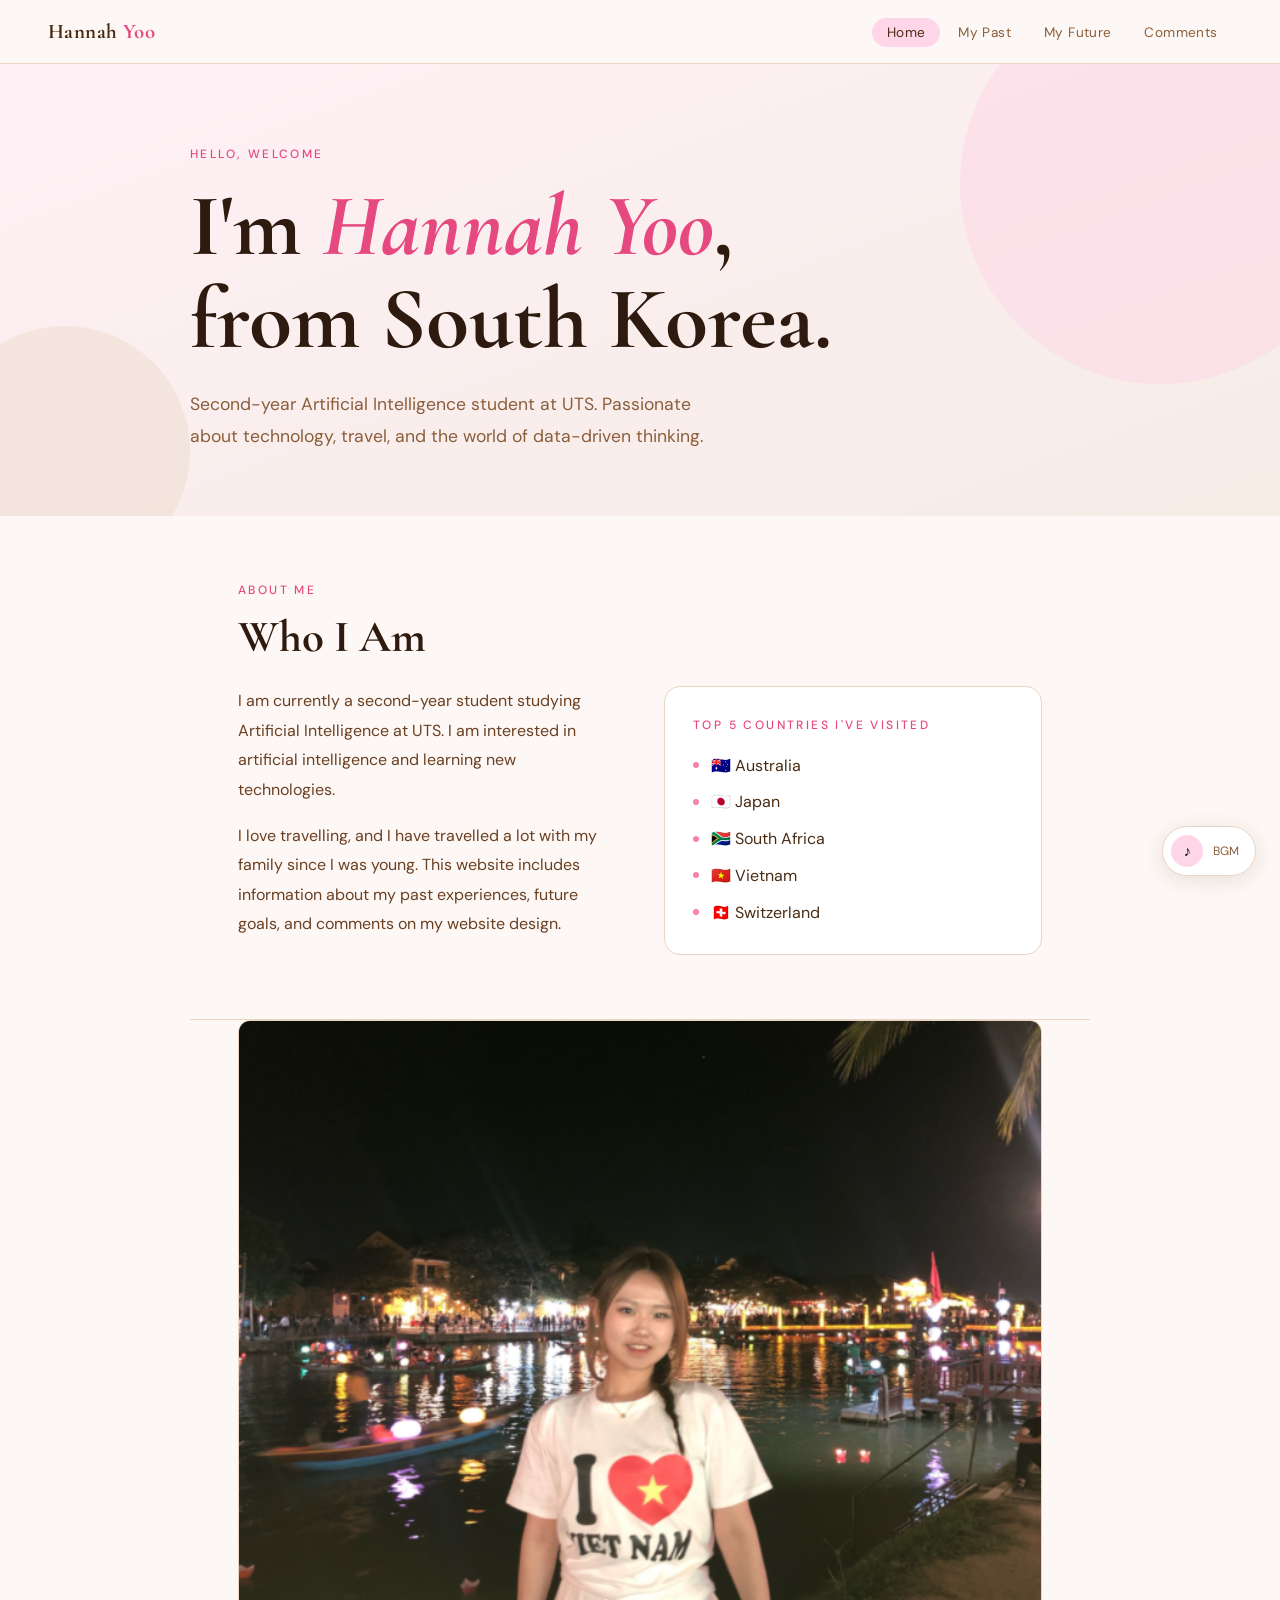
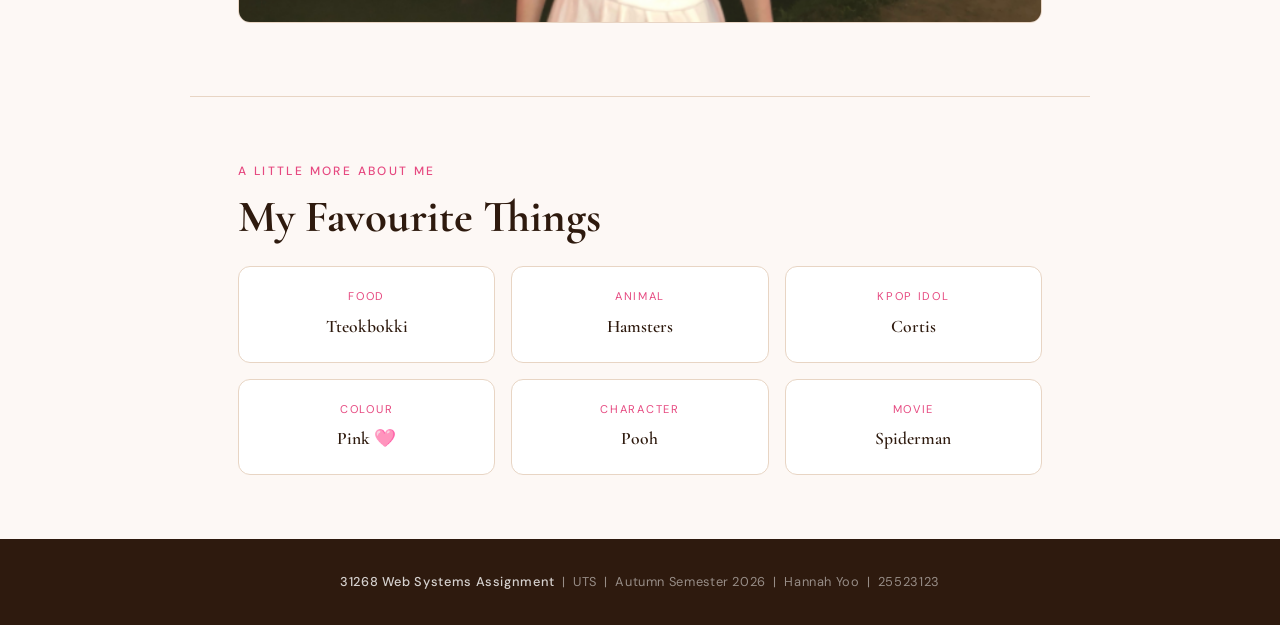
<file: index.html>
<!DOCTYPE html>
<html lang="en">
<head>
  <meta charset="UTF-8">
  <meta name="viewport" content="width=device-width, initial-scale=1.0">
  <title>Hannah Yoo — Home</title>
  <link rel="stylesheet" href="websystems.css">
</head>
<body>

<!-- NAV -->
<nav class="site-nav">
  <a href="index.html" class="nav-brand">Hannah <span>Yoo</span></a>
  <ul class="nav-links">
    <li><a href="index.html" class="active">Home</a></li>
    <li><a href="past.html">My Past</a></li>
    <li><a href="future.html">My Future</a></li>
    <li><a href="comments.html">Comments</a></li>
  </ul>
</nav>

<div class="page-wrapper">

  <!-- HERO -->
  <section class="hero">
    <div class="hero-inner">
      <p class="hero-label">Hello, welcome</p>
      <h1 class="hero-title">I'm <em>Hannah Yoo</em>,<br>from South Korea.</h1>
      <p class="hero-desc">Second-year Artificial Intelligence student at UTS. Passionate about technology, travel, and the world of data-driven thinking.</p>
    </div>
  </section>

  <!-- ABOUT -->
  <div class="section fade-in">
    <p class="section-tag">About Me</p>
    <h2 class="section-title">Who I Am</h2>
    <div class="two-col">
      <div class="section-body">
        <p>I am currently a second-year student studying Artificial Intelligence at UTS. I am interested in artificial intelligence and learning new technologies.</p>
        <p>I love travelling, and I have travelled a lot with my family since I was young. This website includes information about my past experiences, future goals, and comments on my website design.</p>
      </div>
      <div>
        <div class="card">
          <p class="section-tag" style="margin-bottom: 1rem;">Top 5 Countries I've Visited</p>
          <ul class="fancy-list">
            <li>🇦🇺 Australia</li>
            <li>🇯🇵 Japan</li>
            <li>🇿🇦 South Africa</li>
            <li>🇻🇳 Vietnam</li>
            <li>🇨🇭 Switzerland</li>
          </ul>
        </div>
      </div>
    </div>
  </div>

  <!-- TRAVEL IMAGE -->
  <div class="section fade-in" style="padding-top: 0;">
    <img
      src="https://hannahyoo04.github.io/websystems-personal/img1.png"
      alt="A traveling picture"
      class="travel-img"
    >
  </div>

  <!-- FAVOURITES -->
  <div class="section fade-in">
    <p class="section-tag">A Little More About Me</p>
    <h2 class="section-title">My Favourite Things</h2>
    <div class="faves-grid">
      <div class="fave-card">
        <p class="fave-label">Food</p>
        <p class="fave-value">Tteokbokki</p>
      </div>
      <div class="fave-card">
        <p class="fave-label">Animal</p>
        <p class="fave-value">Hamsters</p>
      </div>
      <div class="fave-card">
        <p class="fave-label">Kpop Idol</p>
        <p class="fave-value">Cortis</p>
      </div>
      <div class="fave-card">
        <p class="fave-label">Colour</p>
        <p class="fave-value">Pink 🩷</p>
      </div>
      <div class="fave-card">
        <p class="fave-label">Character</p>
        <p class="fave-value">Pooh</p>
      </div>
      <div class="fave-card">
        <p class="fave-label">Movie</p>
        <p class="fave-value">Spiderman</p>
      </div>
    </div>
  </div>

</div>

<!-- FOOTER -->
<footer class="site-footer">
  <strong>31268 Web Systems Assignment</strong> &nbsp;|&nbsp; UTS &nbsp;|&nbsp; Autumn Semester 2026 &nbsp;|&nbsp; Hannah Yoo &nbsp;|&nbsp; 25523123
</footer>

<!-- BGM -->
<div class="bgm-player" onclick="toggleBgm()">
  <button class="bgm-btn" id="bgmBtn" aria-label="Toggle background music">♪</button>
  <span class="bgm-label" id="bgmLabel">BGM</span>
</div>
<audio id="bgmAudio" loop>
  <source src="https://hannahyoo04.github.io/websystems-personal/bgm.mp3" type="audio/mpeg">
</audio>

<script>
  // fade-in on scroll
  const obs = new IntersectionObserver(entries => {
    entries.forEach(e => { if (e.isIntersecting) e.target.classList.add('visible'); });
  }, { threshold: 0.1 });
  document.querySelectorAll('.fade-in').forEach(el => obs.observe(el));

  // bgm
  let playing = false;
  function toggleBgm() {
    const audio = document.getElementById('bgmAudio');
    const btn = document.getElementById('bgmBtn');
    const label = document.getElementById('bgmLabel');
    if (playing) {
      audio.pause(); btn.textContent = '♪'; label.textContent = 'BGM'; playing = false;
    } else {
      audio.play(); btn.textContent = '■'; label.textContent = 'Playing'; playing = true;
    }
  }
</script>
</body>
</html>
</file>
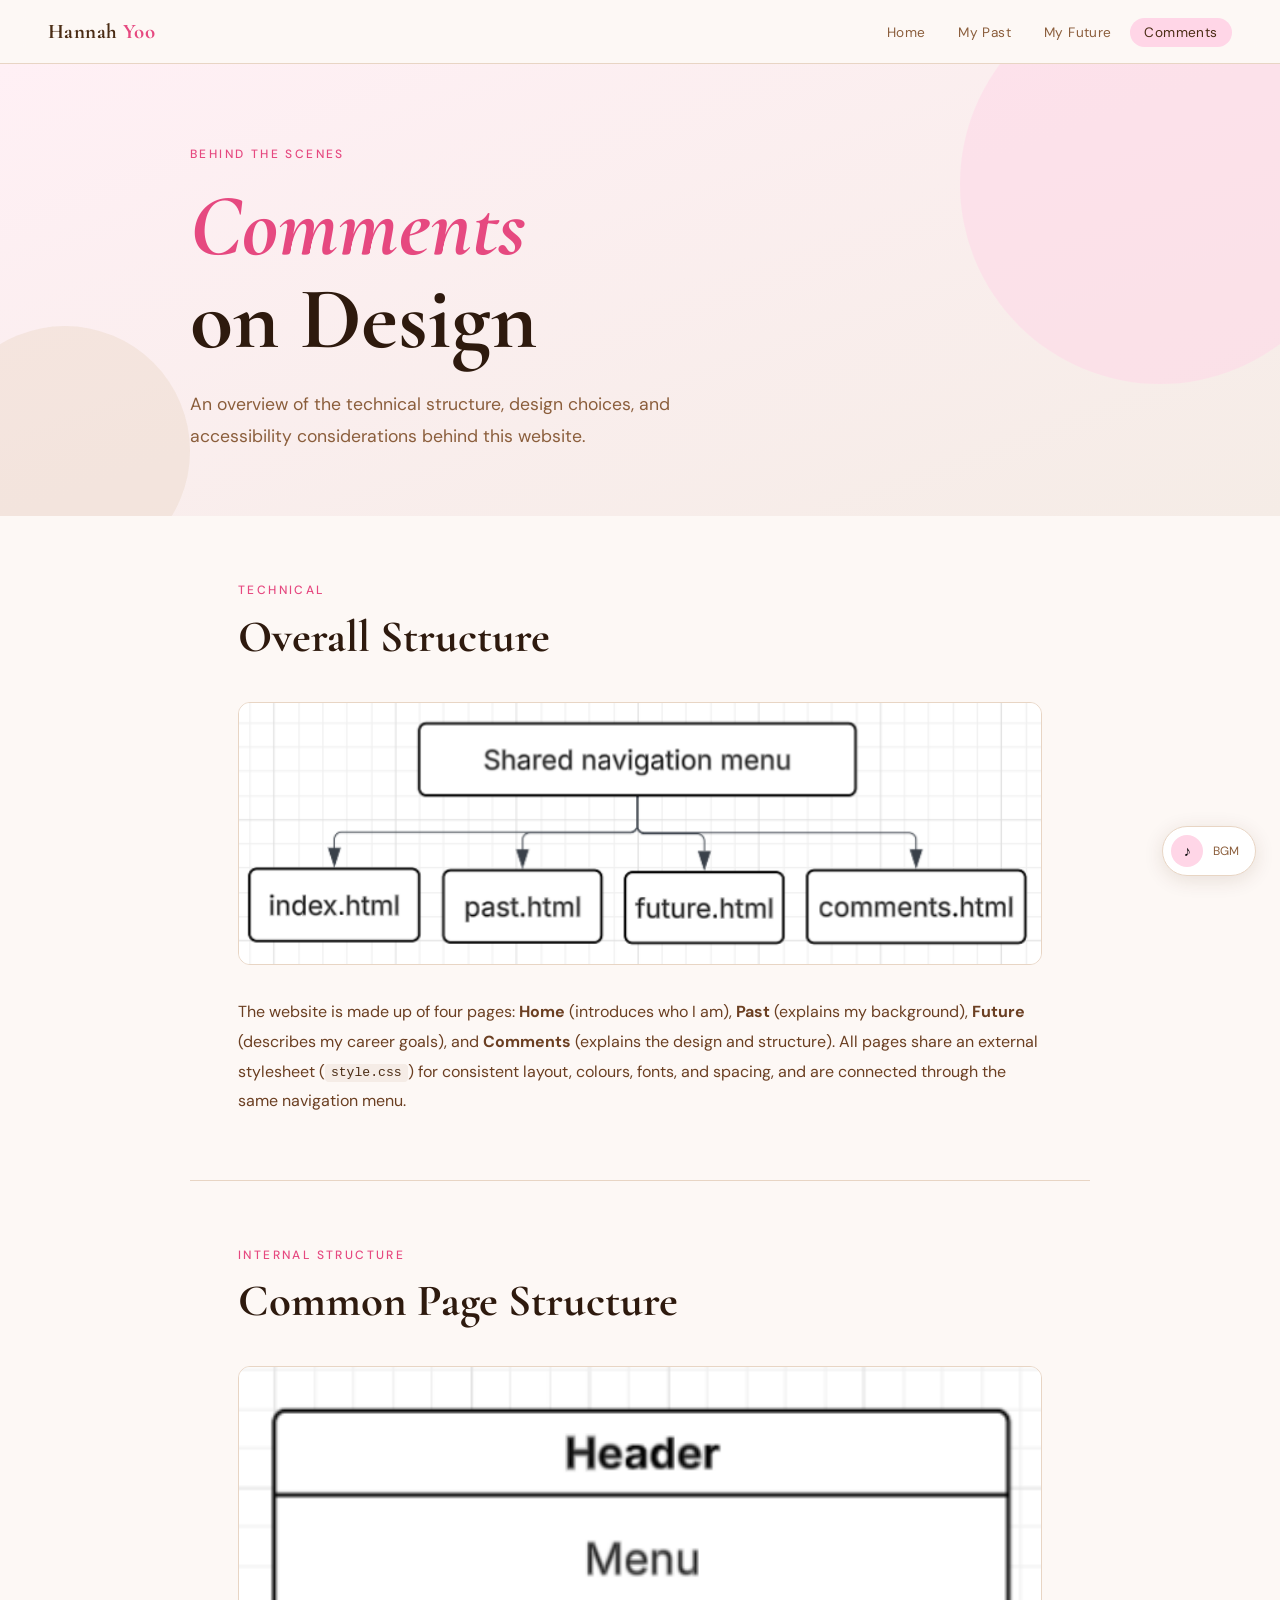
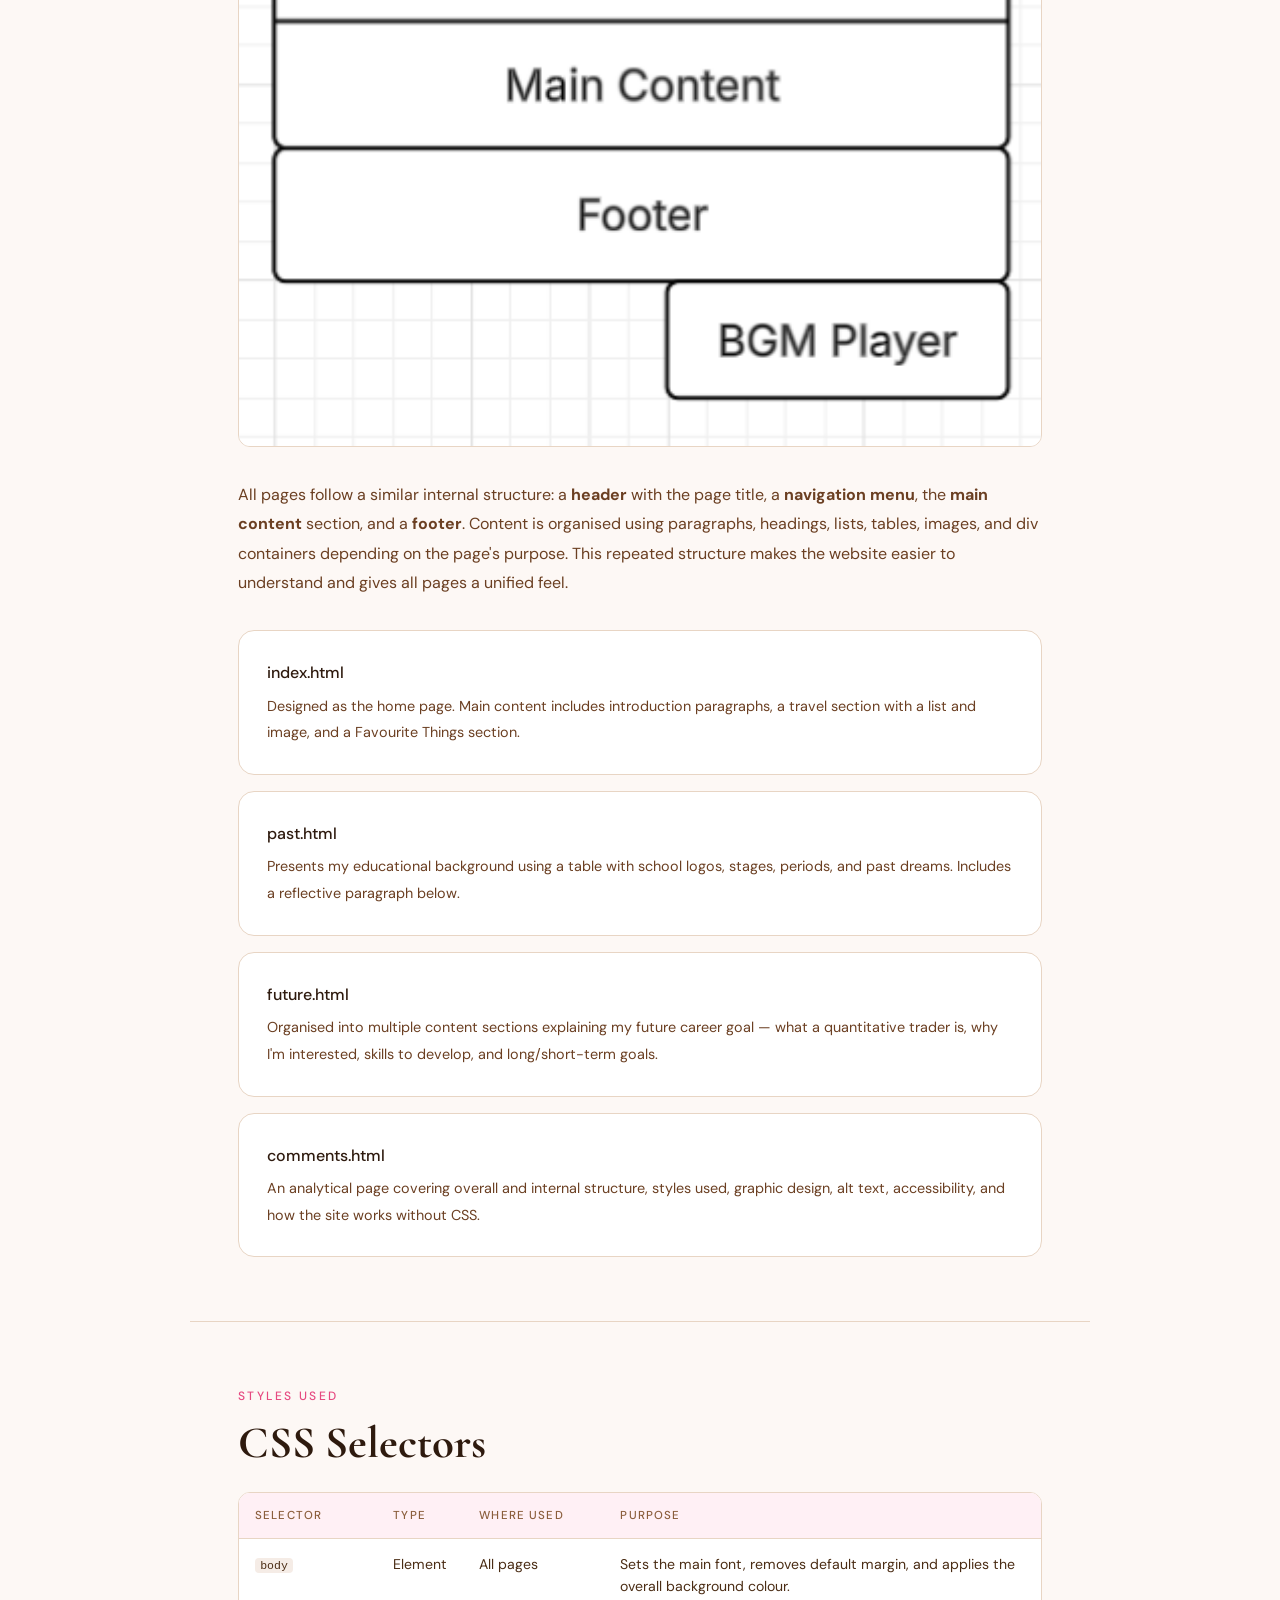
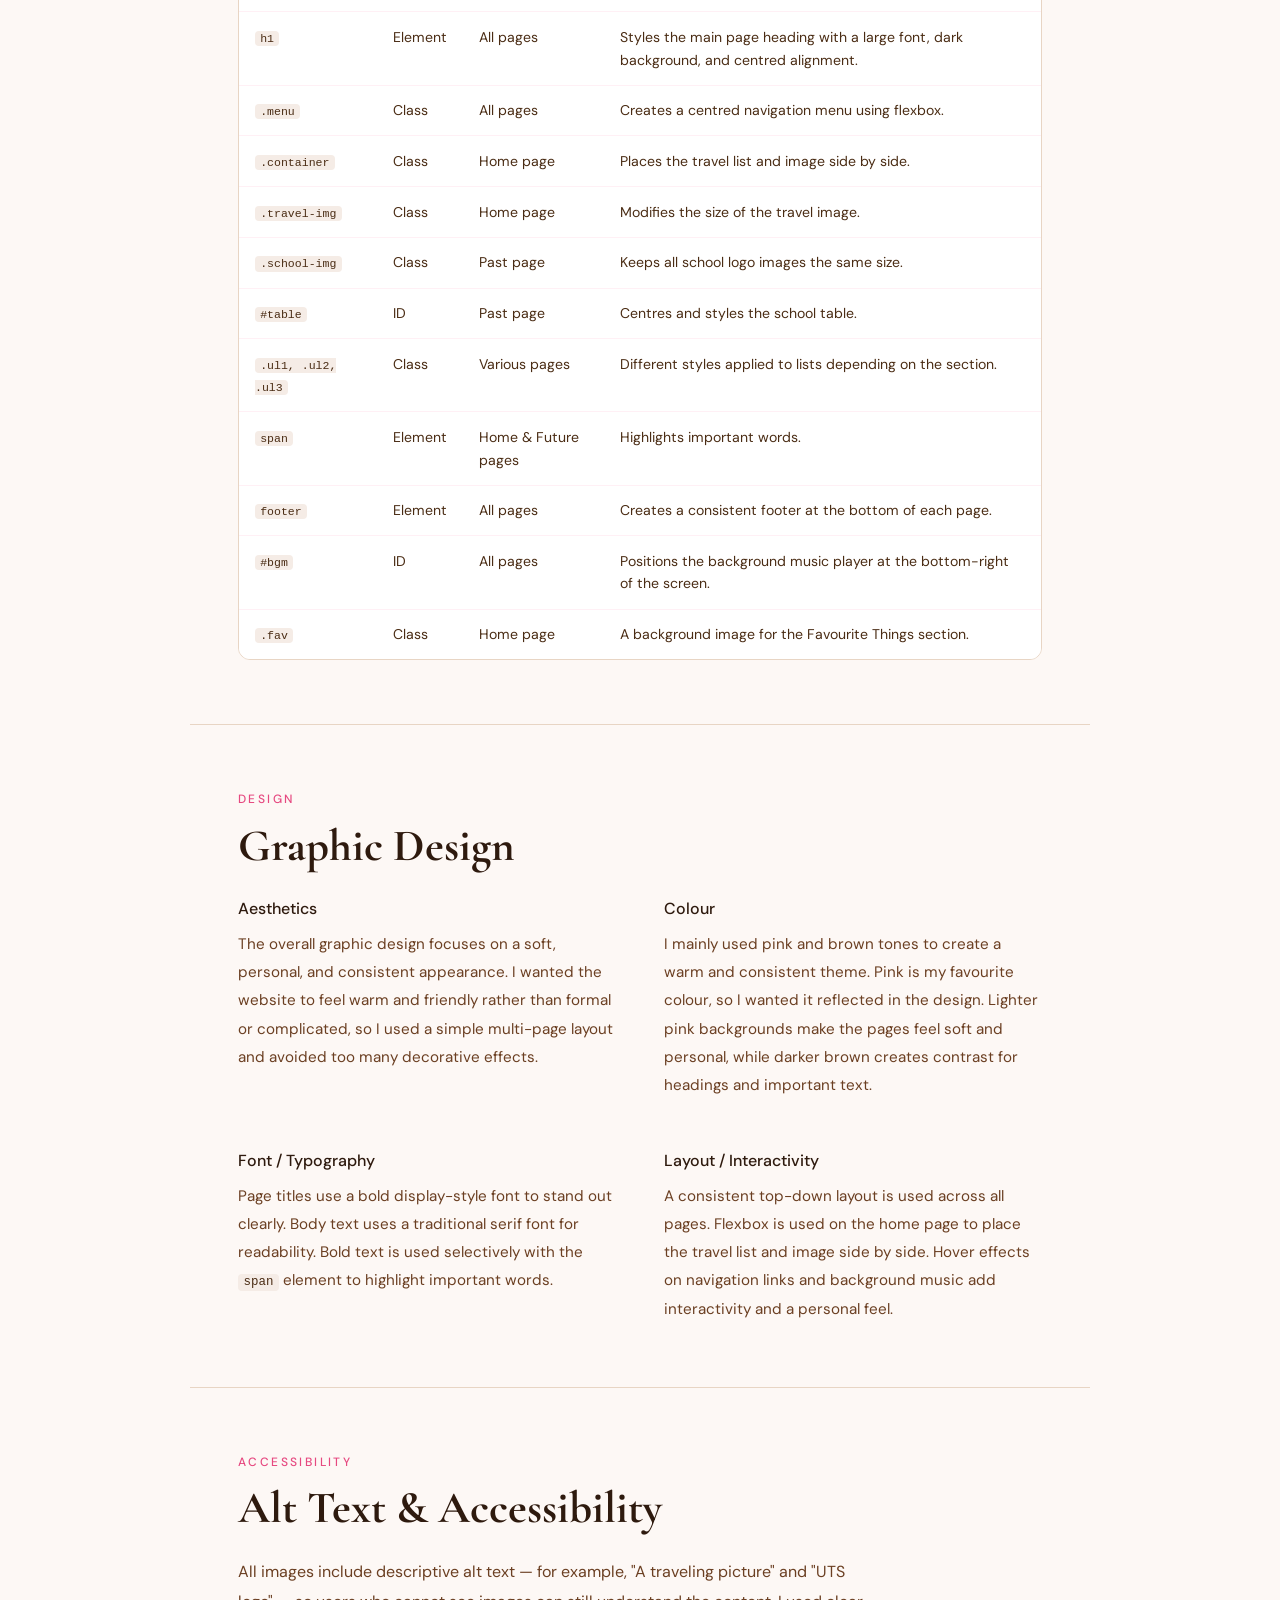
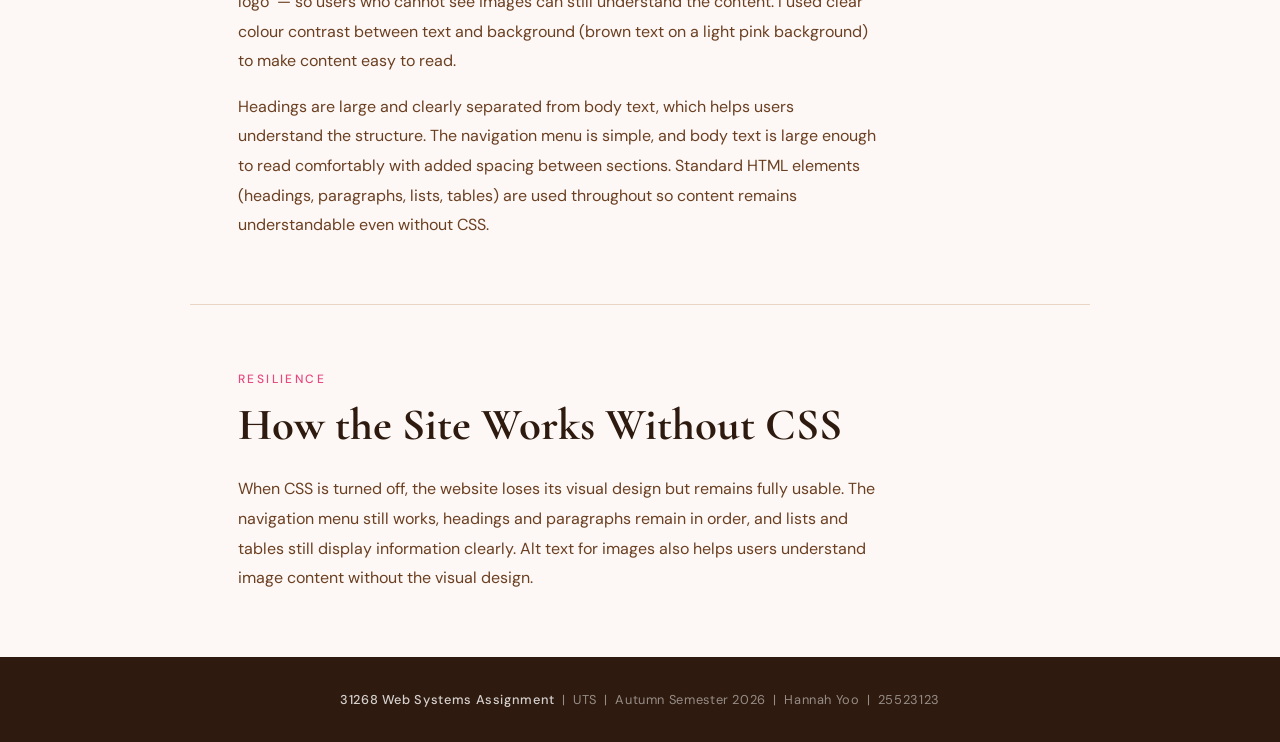
<file: comments.html>
<!DOCTYPE html>
<html lang="en">
<head>
  <meta charset="UTF-8">
  <meta name="viewport" content="width=device-width, initial-scale=1.0">
  <title>Hannah Yoo — Comments</title>
  <link rel="stylesheet" href="websystems.css">
</head>
<body>

<!-- NAV -->
<nav class="site-nav">
  <a href="index.html" class="nav-brand">Hannah <span>Yoo</span></a>
  <ul class="nav-links">
    <li><a href="index.html">Home</a></li>
    <li><a href="past.html">My Past</a></li>
    <li><a href="future.html">My Future</a></li>
    <li><a href="comments.html" class="active">Comments</a></li>
  </ul>
</nav>

<div class="page-wrapper">

  <!-- HERO -->
  <section class="hero">
    <div class="hero-inner">
      <p class="hero-label">Behind the scenes</p>
      <h1 class="hero-title"><em>Comments</em><br>on Design</h1>
      <p class="hero-desc">An overview of the technical structure, design choices, and accessibility considerations behind this website.</p>
    </div>
  </section>

  <!-- OVERALL STRUCTURE -->
  <div class="section fade-in">
    <p class="section-tag">Technical</p>
    <h2 class="section-title">Overall Structure</h2>
    <img src="https://hannahyoo04.github.io/websystems-personal/img8.png" alt="Overall site structure diagram" class="diagram-img">
    <div class="section-body" style="margin-top: 1.5rem;">
      <p>The website is made up of four pages: <strong>Home</strong> (introduces who I am), <strong>Past</strong> (explains my background), <strong>Future</strong> (describes my career goals), and <strong>Comments</strong> (explains the design and structure). All pages share an external stylesheet (<code>style.css</code>) for consistent layout, colours, fonts, and spacing, and are connected through the same navigation menu.</p>
    </div>
  </div>

  <!-- INTERNAL STRUCTURE -->
  <div class="section fade-in">
    <p class="section-tag">Internal Structure</p>
    <h2 class="section-title">Common Page Structure</h2>
    <img src="https://hannahyoo04.github.io/websystems-personal/img7.png" alt="Internal page structure diagram" class="diagram-img">
    <div class="section-body" style="margin-top: 1.5rem;">
      <p>All pages follow a similar internal structure: a <strong>header</strong> with the page title, a <strong>navigation menu</strong>, the <strong>main content</strong> section, and a <strong>footer</strong>. Content is organised using paragraphs, headings, lists, tables, images, and div containers depending on the page's purpose. This repeated structure makes the website easier to understand and gives all pages a unified feel.</p>
    </div>

    <div style="margin-top: 2rem; display: flex; flex-direction: column; gap: 1rem;">
      <div class="card">
        <p style="font-weight: 500; margin-bottom: 0.4rem; color: var(--brown-900);">index.html</p>
        <p class="section-body" style="font-size: 0.9rem;">Designed as the home page. Main content includes introduction paragraphs, a travel section with a list and image, and a Favourite Things section.</p>
      </div>
      <div class="card">
        <p style="font-weight: 500; margin-bottom: 0.4rem; color: var(--brown-900);">past.html</p>
        <p class="section-body" style="font-size: 0.9rem;">Presents my educational background using a table with school logos, stages, periods, and past dreams. Includes a reflective paragraph below.</p>
      </div>
      <div class="card">
        <p style="font-weight: 500; margin-bottom: 0.4rem; color: var(--brown-900);">future.html</p>
        <p class="section-body" style="font-size: 0.9rem;">Organised into multiple content sections explaining my future career goal — what a quantitative trader is, why I'm interested, skills to develop, and long/short-term goals.</p>
      </div>
      <div class="card">
        <p style="font-weight: 500; margin-bottom: 0.4rem; color: var(--brown-900);">comments.html</p>
        <p class="section-body" style="font-size: 0.9rem;">An analytical page covering overall and internal structure, styles used, graphic design, alt text, accessibility, and how the site works without CSS.</p>
      </div>
    </div>
  </div>

  <!-- STYLES TABLE -->
  <div class="section fade-in">
    <p class="section-tag">Styles Used</p>
    <h2 class="section-title">CSS Selectors</h2>
    <div class="info-table-wrap">
      <table class="info-table">
        <thead>
          <tr>
            <th>Selector</th>
            <th>Type</th>
            <th>Where Used</th>
            <th>Purpose</th>
          </tr>
        </thead>
        <tbody>
          <tr>
            <td><code>body</code></td>
            <td>Element</td>
            <td>All pages</td>
            <td>Sets the main font, removes default margin, and applies the overall background colour.</td>
          </tr>
          <tr>
            <td><code>h1</code></td>
            <td>Element</td>
            <td>All pages</td>
            <td>Styles the main page heading with a large font, dark background, and centred alignment.</td>
          </tr>
          <tr>
            <td><code>.menu</code></td>
            <td>Class</td>
            <td>All pages</td>
            <td>Creates a centred navigation menu using flexbox.</td>
          </tr>
          <tr>
            <td><code>.container</code></td>
            <td>Class</td>
            <td>Home page</td>
            <td>Places the travel list and image side by side.</td>
          </tr>
          <tr>
            <td><code>.travel-img</code></td>
            <td>Class</td>
            <td>Home page</td>
            <td>Modifies the size of the travel image.</td>
          </tr>
          <tr>
            <td><code>.school-img</code></td>
            <td>Class</td>
            <td>Past page</td>
            <td>Keeps all school logo images the same size.</td>
          </tr>
          <tr>
            <td><code>#table</code></td>
            <td>ID</td>
            <td>Past page</td>
            <td>Centres and styles the school table.</td>
          </tr>
          <tr>
            <td><code>.ul1, .ul2, .ul3</code></td>
            <td>Class</td>
            <td>Various pages</td>
            <td>Different styles applied to lists depending on the section.</td>
          </tr>
          <tr>
            <td><code>span</code></td>
            <td>Element</td>
            <td>Home &amp; Future pages</td>
            <td>Highlights important words.</td>
          </tr>
          <tr>
            <td><code>footer</code></td>
            <td>Element</td>
            <td>All pages</td>
            <td>Creates a consistent footer at the bottom of each page.</td>
          </tr>
          <tr>
            <td><code>#bgm</code></td>
            <td>ID</td>
            <td>All pages</td>
            <td>Positions the background music player at the bottom-right of the screen.</td>
          </tr>
          <tr>
            <td><code>.fav</code></td>
            <td>Class</td>
            <td>Home page</td>
            <td>A background image for the Favourite Things section.</td>
          </tr>
        </tbody>
      </table>
    </div>
  </div>

  <!-- GRAPHIC DESIGN -->
  <div class="section fade-in">
    <p class="section-tag">Design</p>
    <h2 class="section-title">Graphic Design</h2>
    <div class="two-col">
      <div>
        <p style="font-weight: 500; color: var(--brown-900); margin-bottom: 0.5rem;">Aesthetics</p>
        <p class="section-body" style="font-size: 0.95rem;">The overall graphic design focuses on a soft, personal, and consistent appearance. I wanted the website to feel warm and friendly rather than formal or complicated, so I used a simple multi-page layout and avoided too many decorative effects.</p>
      </div>
      <div>
        <p style="font-weight: 500; color: var(--brown-900); margin-bottom: 0.5rem;">Colour</p>
        <p class="section-body" style="font-size: 0.95rem;">I mainly used pink and brown tones to create a warm and consistent theme. Pink is my favourite colour, so I wanted it reflected in the design. Lighter pink backgrounds make the pages feel soft and personal, while darker brown creates contrast for headings and important text.</p>
      </div>
      <div>
        <p style="font-weight: 500; color: var(--brown-900); margin-bottom: 0.5rem;">Font / Typography</p>
        <p class="section-body" style="font-size: 0.95rem;">Page titles use a bold display-style font to stand out clearly. Body text uses a traditional serif font for readability. Bold text is used selectively with the <code>span</code> element to highlight important words.</p>
      </div>
      <div>
        <p style="font-weight: 500; color: var(--brown-900); margin-bottom: 0.5rem;">Layout / Interactivity</p>
        <p class="section-body" style="font-size: 0.95rem;">A consistent top-down layout is used across all pages. Flexbox is used on the home page to place the travel list and image side by side. Hover effects on navigation links and background music add interactivity and a personal feel.</p>
      </div>
    </div>
  </div>

  <!-- ACCESSIBILITY -->
  <div class="section fade-in">
    <p class="section-tag">Accessibility</p>
    <h2 class="section-title">Alt Text &amp; Accessibility</h2>
    <div class="section-body" style="max-width: 640px;">
      <p>All images include descriptive alt text — for example, "A traveling picture" and "UTS logo" — so users who cannot see images can still understand the content. I used clear colour contrast between text and background (brown text on a light pink background) to make content easy to read.</p>
      <p>Headings are large and clearly separated from body text, which helps users understand the structure. The navigation menu is simple, and body text is large enough to read comfortably with added spacing between sections. Standard HTML elements (headings, paragraphs, lists, tables) are used throughout so content remains understandable even without CSS.</p>
    </div>
  </div>

  <!-- WITHOUT CSS -->
  <div class="section fade-in">
    <p class="section-tag">Resilience</p>
    <h2 class="section-title">How the Site Works Without CSS</h2>
    <div class="section-body" style="max-width: 640px;">
      <p>When CSS is turned off, the website loses its visual design but remains fully usable. The navigation menu still works, headings and paragraphs remain in order, and lists and tables still display information clearly. Alt text for images also helps users understand image content without the visual design.</p>
    </div>
  </div>

</div>

<!-- FOOTER -->
<footer class="site-footer">
  <strong>31268 Web Systems Assignment</strong> &nbsp;|&nbsp; UTS &nbsp;|&nbsp; Autumn Semester 2026 &nbsp;|&nbsp; Hannah Yoo &nbsp;|&nbsp; 25523123
</footer>

<!-- BGM -->
<div class="bgm-player" onclick="toggleBgm()">
  <button class="bgm-btn" id="bgmBtn" aria-label="Toggle background music">♪</button>
  <span class="bgm-label" id="bgmLabel">BGM</span>
</div>
<audio id="bgmAudio" loop>
  <source src="https://hannahyoo04.github.io/websystems-personal/bgm.mp3" type="audio/mpeg">
</audio>

<script>
  const obs = new IntersectionObserver(entries => {
    entries.forEach(e => { if (e.isIntersecting) e.target.classList.add('visible'); });
  }, { threshold: 0.1 });
  document.querySelectorAll('.fade-in').forEach(el => obs.observe(el));

  let playing = false;
  function toggleBgm() {
    const audio = document.getElementById('bgmAudio');
    const btn = document.getElementById('bgmBtn');
    const label = document.getElementById('bgmLabel');
    if (playing) {
      audio.pause(); btn.textContent = '♪'; label.textContent = 'BGM'; playing = false;
    } else {
      audio.play(); btn.textContent = '■'; label.textContent = 'Playing'; playing = true;
    }
  }
</script>
</body>
</html>
</file>
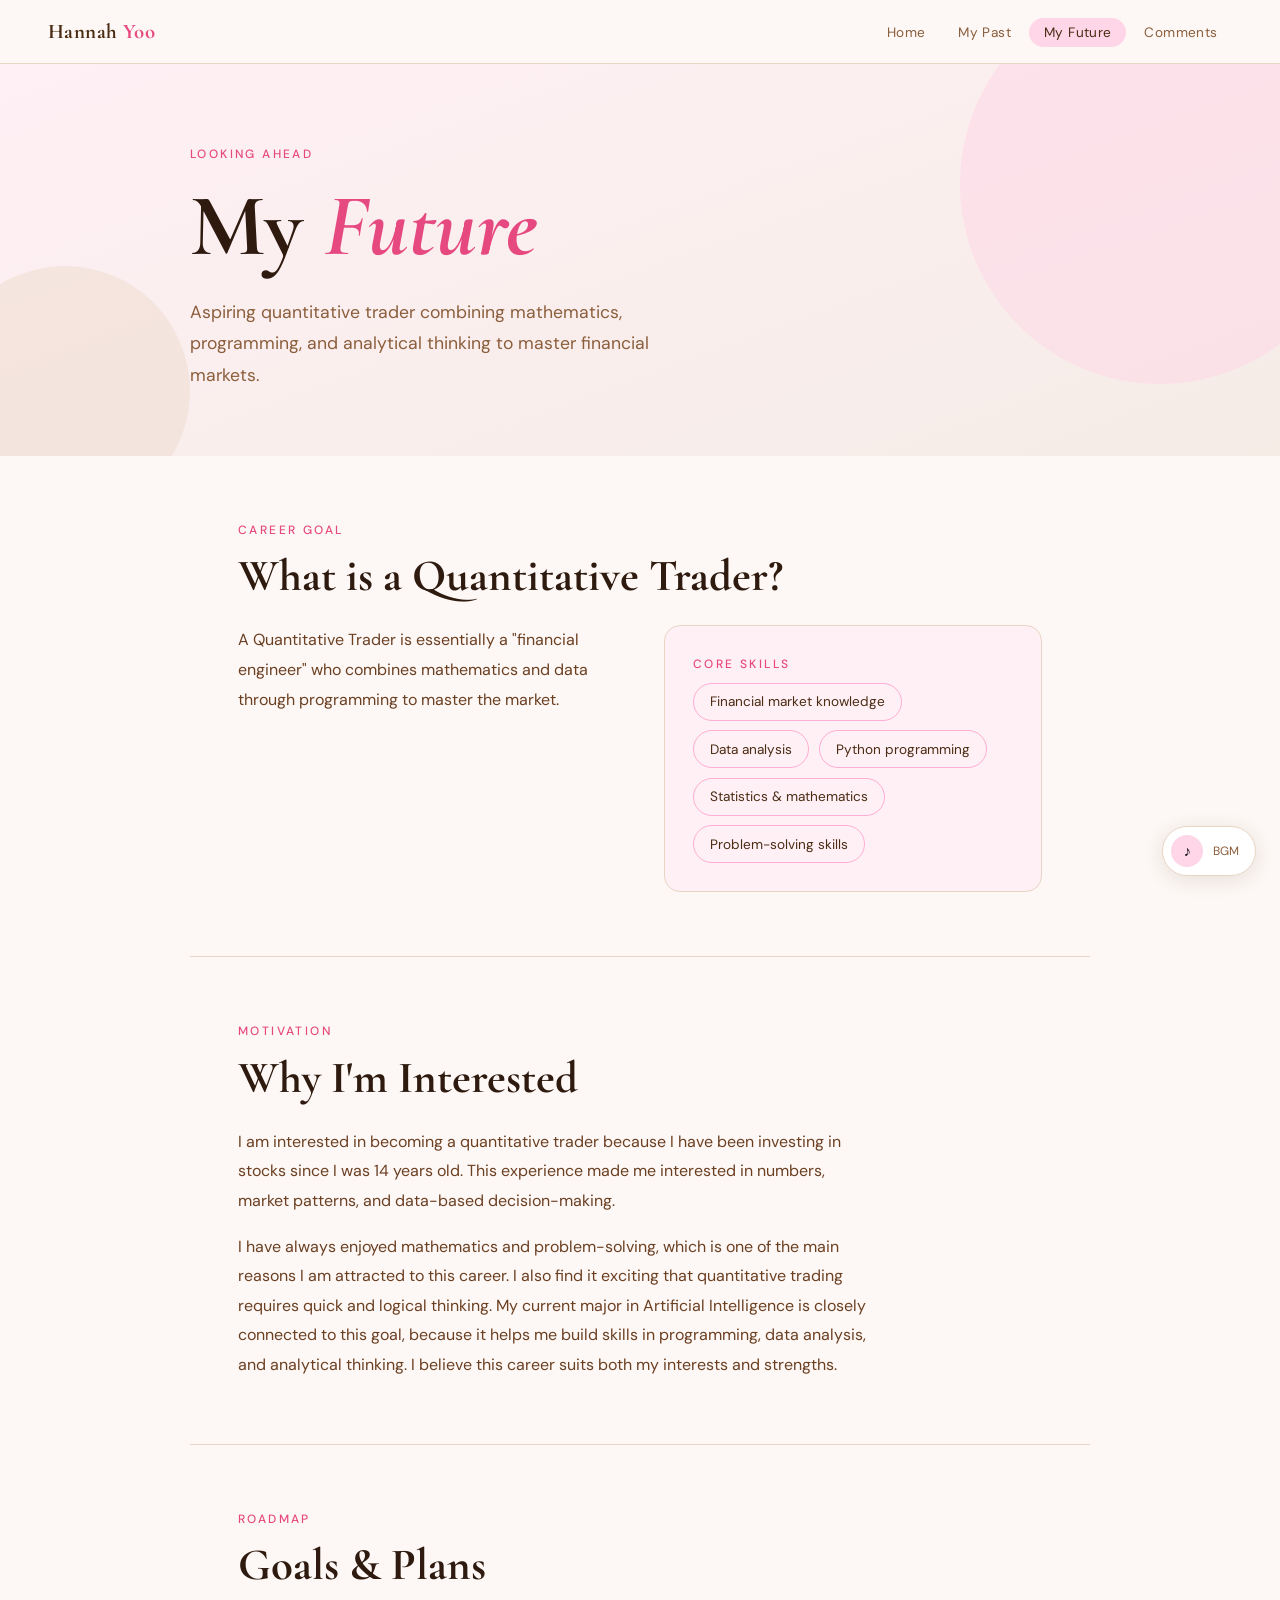
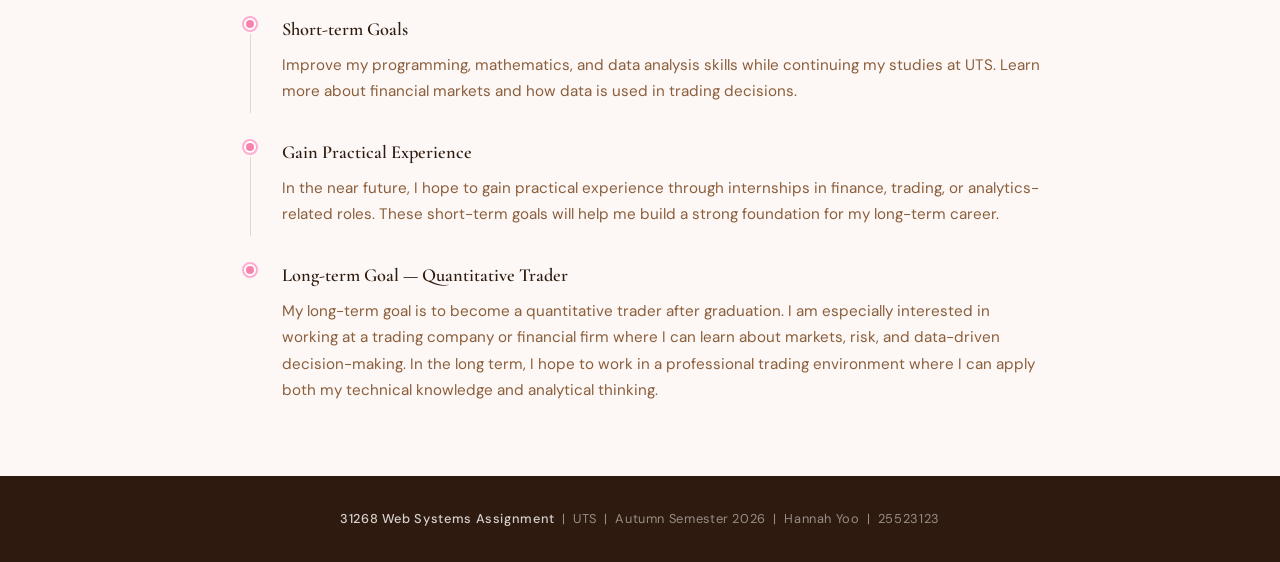
<file: future.html>
<!DOCTYPE html>
<html lang="en">
<head>
  <meta charset="UTF-8">
  <meta name="viewport" content="width=device-width, initial-scale=1.0">
  <title>Hannah Yoo — My Future</title>
  <link rel="stylesheet" href="websystems.css">
</head>
<body>

<!-- NAV -->
<nav class="site-nav">
  <a href="index.html" class="nav-brand">Hannah <span>Yoo</span></a>
  <ul class="nav-links">
    <li><a href="index.html">Home</a></li>
    <li><a href="past.html">My Past</a></li>
    <li><a href="future.html" class="active">My Future</a></li>
    <li><a href="comments.html">Comments</a></li>
  </ul>
</nav>

<div class="page-wrapper">

  <!-- HERO -->
  <section class="hero">
    <div class="hero-inner">
      <p class="hero-label">Looking ahead</p>
      <h1 class="hero-title">My <em>Future</em></h1>
      <p class="hero-desc">Aspiring quantitative trader combining mathematics, programming, and analytical thinking to master financial markets.</p>
    </div>
  </section>

  <!-- WHAT IS A QUANT -->
  <div class="section fade-in">
    <p class="section-tag">Career Goal</p>
    <h2 class="section-title">What is a Quantitative Trader?</h2>
    <div class="two-col">
      <div class="section-body">
        <p>A Quantitative Trader is essentially a "financial engineer" who combines mathematics and data through programming to master the market.</p>
      </div>
      <div class="card" style="background: var(--pink-50);">
        <p class="section-tag" style="margin-bottom: 0.5rem;">Core Skills</p>
        <ul class="skills-list">
          <li>Financial market knowledge</li>
          <li>Data analysis</li>
          <li>Python programming</li>
          <li>Statistics &amp; mathematics</li>
          <li>Problem-solving skills</li>
        </ul>
      </div>
    </div>
  </div>

  <!-- WHY INTERESTED -->
  <div class="section fade-in">
    <p class="section-tag">Motivation</p>
    <h2 class="section-title">Why I'm Interested</h2>
    <div class="section-body" style="max-width: 640px;">
      <p>I am interested in becoming a quantitative trader because I have been investing in stocks since I was 14 years old. This experience made me interested in numbers, market patterns, and data-based decision-making.</p>
      <p>I have always enjoyed mathematics and problem-solving, which is one of the main reasons I am attracted to this career. I also find it exciting that quantitative trading requires quick and logical thinking. My current major in Artificial Intelligence is closely connected to this goal, because it helps me build skills in programming, data analysis, and analytical thinking. I believe this career suits both my interests and strengths.</p>
    </div>
  </div>

  <!-- GOALS TIMELINE -->
  <div class="section fade-in">
    <p class="section-tag">Roadmap</p>
    <h2 class="section-title">Goals &amp; Plans</h2>
    <div class="timeline">
      <div class="timeline-item">
        <div class="timeline-dot-col">
          <div class="timeline-dot"></div>
          <div class="timeline-line"></div>
        </div>
        <div class="timeline-content">
          <h3 class="timeline-heading">Short-term Goals</h3>
          <p class="timeline-text">Improve my programming, mathematics, and data analysis skills while continuing my studies at UTS. Learn more about financial markets and how data is used in trading decisions.</p>
        </div>
      </div>
      <div class="timeline-item">
        <div class="timeline-dot-col">
          <div class="timeline-dot"></div>
          <div class="timeline-line"></div>
        </div>
        <div class="timeline-content">
          <h3 class="timeline-heading">Gain Practical Experience</h3>
          <p class="timeline-text">In the near future, I hope to gain practical experience through internships in finance, trading, or analytics-related roles. These short-term goals will help me build a strong foundation for my long-term career.</p>
        </div>
      </div>
      <div class="timeline-item">
        <div class="timeline-dot-col">
          <div class="timeline-dot"></div>
          <div class="timeline-line"></div>
        </div>
        <div class="timeline-content">
          <h3 class="timeline-heading">Long-term Goal — Quantitative Trader</h3>
          <p class="timeline-text">My long-term goal is to become a quantitative trader after graduation. I am especially interested in working at a trading company or financial firm where I can learn about markets, risk, and data-driven decision-making. In the long term, I hope to work in a professional trading environment where I can apply both my technical knowledge and analytical thinking.</p>
        </div>
      </div>
    </div>
  </div>

</div>

<!-- FOOTER -->
<footer class="site-footer">
  <strong>31268 Web Systems Assignment</strong> &nbsp;|&nbsp; UTS &nbsp;|&nbsp; Autumn Semester 2026 &nbsp;|&nbsp; Hannah Yoo &nbsp;|&nbsp; 25523123
</footer>

<!-- BGM -->
<div class="bgm-player" onclick="toggleBgm()">
  <button class="bgm-btn" id="bgmBtn" aria-label="Toggle background music">♪</button>
  <span class="bgm-label" id="bgmLabel">BGM</span>
</div>
<audio id="bgmAudio" loop>
  <source src="https://hannahyoo04.github.io/websystems-personal/bgm.mp3" type="audio/mpeg">
</audio>

<script>
  const obs = new IntersectionObserver(entries => {
    entries.forEach(e => { if (e.isIntersecting) e.target.classList.add('visible'); });
  }, { threshold: 0.1 });
  document.querySelectorAll('.fade-in').forEach(el => obs.observe(el));

  let playing = false;
  function toggleBgm() {
    const audio = document.getElementById('bgmAudio');
    const btn = document.getElementById('bgmBtn');
    const label = document.getElementById('bgmLabel');
    if (playing) {
      audio.pause(); btn.textContent = '♪'; label.textContent = 'BGM'; playing = false;
    } else {
      audio.play(); btn.textContent = '■'; label.textContent = 'Playing'; playing = true;
    }
  }
</script>
</body>
</html>
</file>
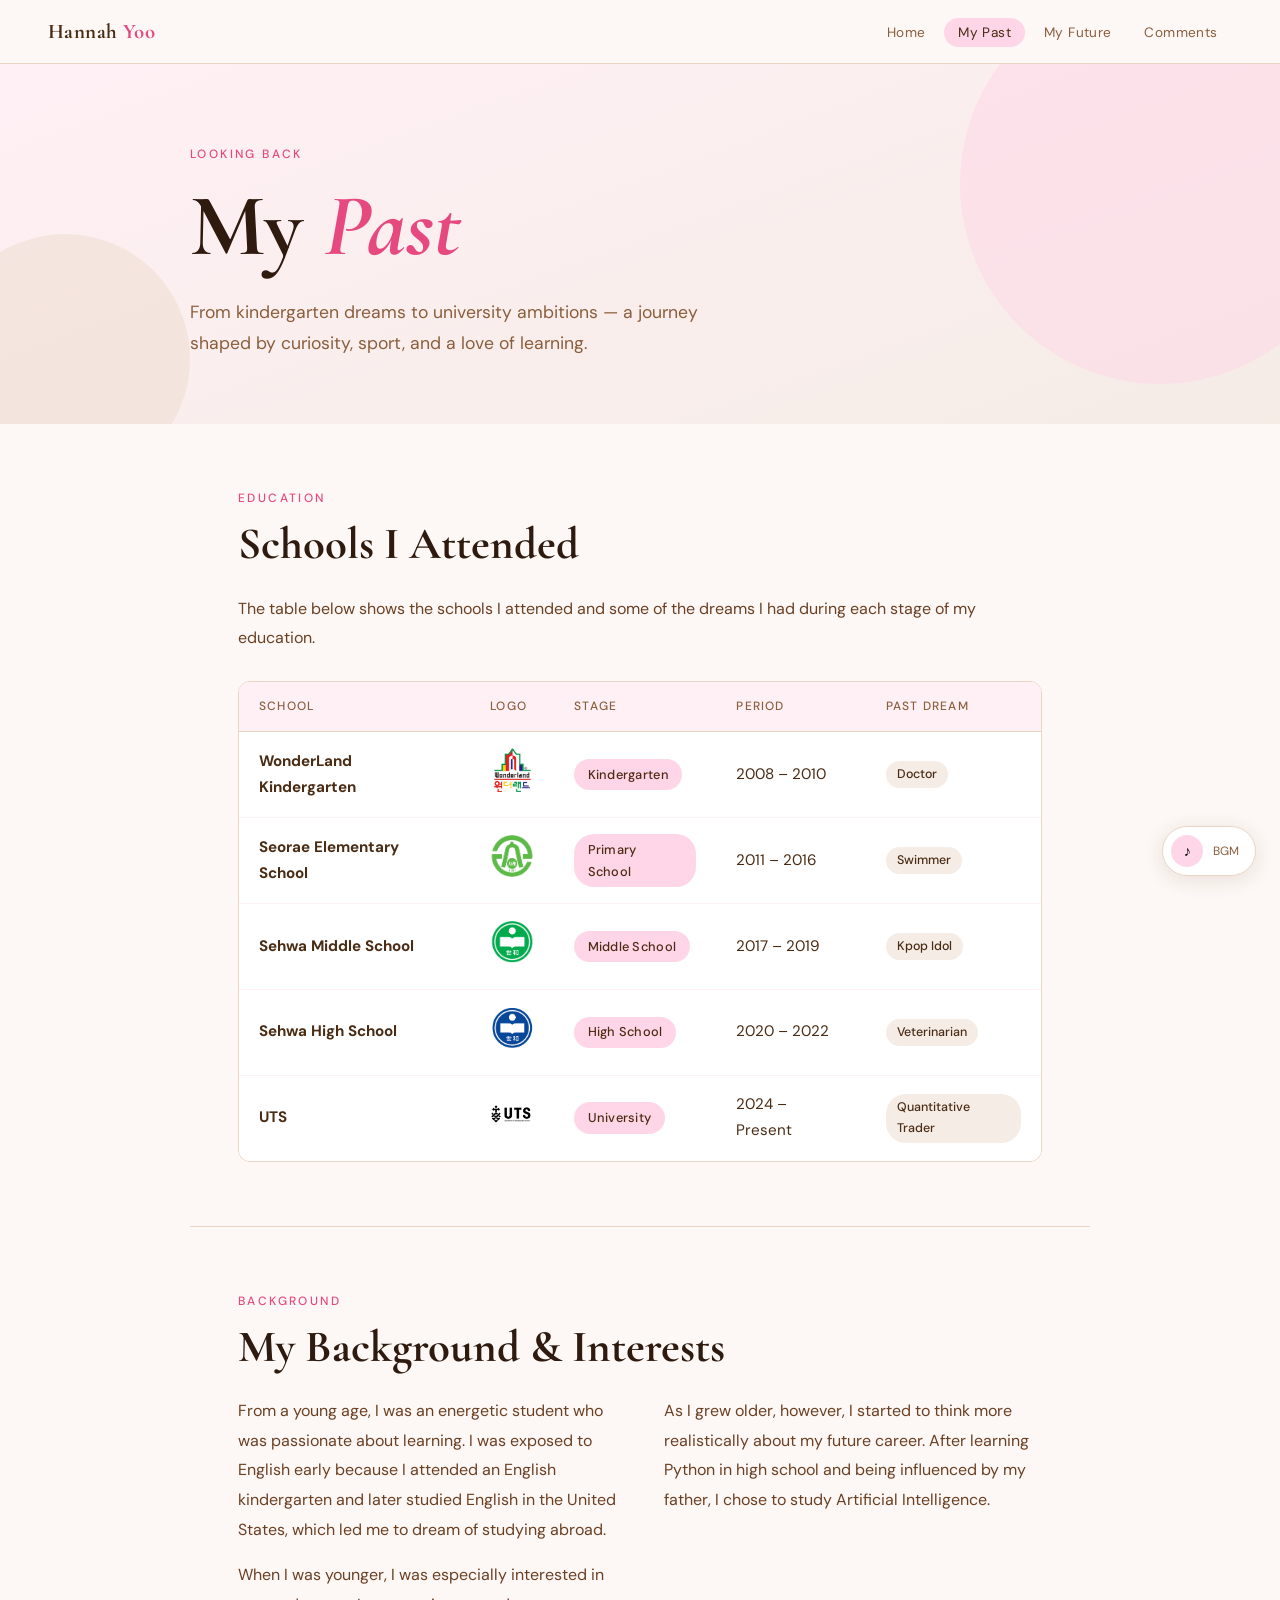
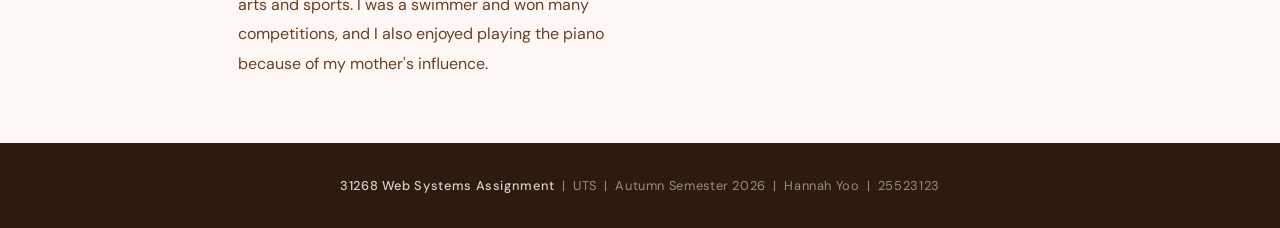
<file: past.html>
<!DOCTYPE html>
<html lang="en">
<head>
  <meta charset="UTF-8">
  <meta name="viewport" content="width=device-width, initial-scale=1.0">
  <title>Hannah Yoo — My Past</title>
  <link rel="stylesheet" href="websystems.css">
</head>
<body>

<!-- NAV -->
<nav class="site-nav">
  <a href="index.html" class="nav-brand">Hannah <span>Yoo</span></a>
  <ul class="nav-links">
    <li><a href="index.html">Home</a></li>
    <li><a href="past.html" class="active">My Past</a></li>
    <li><a href="future.html">My Future</a></li>
    <li><a href="comments.html">Comments</a></li>
  </ul>
</nav>

<div class="page-wrapper">

  <!-- HERO -->
  <section class="hero">
    <div class="hero-inner">
      <p class="hero-label">Looking back</p>
      <h1 class="hero-title">My <em>Past</em></h1>
      <p class="hero-desc">From kindergarten dreams to university ambitions — a journey shaped by curiosity, sport, and a love of learning.</p>
    </div>
  </section>

  <!-- SCHOOLS TABLE -->
  <div class="section fade-in">
    <p class="section-tag">Education</p>
    <h2 class="section-title">Schools I Attended</h2>
    <p class="section-body" style="margin-bottom: 1.75rem;">The table below shows the schools I attended and some of the dreams I had during each stage of my education.</p>

    <div class="school-table-wrap">
      <table class="school-table">
        <thead>
          <tr>
            <th>School</th>
            <th>Logo</th>
            <th>Stage</th>
            <th>Period</th>
            <th>Past Dream</th>
          </tr>
        </thead>
        <tbody>
          <tr>
            <td><strong>WonderLand Kindergarten</strong></td>
            <td><img src="https://hannahyoo04.github.io/websystems-personal/img2.png" alt="WonderLand Kindergarten logo" class="school-logo"></td>
            <td><span class="pill">Kindergarten</span></td>
            <td>2008 – 2010</td>
            <td><span class="dream-pill">Doctor</span></td>
          </tr>
          <tr>
            <td><strong>Seorae Elementary School</strong></td>
            <td><img src="https://hannahyoo04.github.io/websystems-personal/img3.png" alt="Seorae elementary school logo" class="school-logo"></td>
            <td><span class="pill">Primary School</span></td>
            <td>2011 – 2016</td>
            <td><span class="dream-pill">Swimmer</span></td>
          </tr>
          <tr>
            <td><strong>Sehwa Middle School</strong></td>
            <td><img src="https://hannahyoo04.github.io/websystems-personal/img4.png" alt="Sehwa middle school logo" class="school-logo"></td>
            <td><span class="pill">Middle School</span></td>
            <td>2017 – 2019</td>
            <td><span class="dream-pill">Kpop Idol</span></td>
          </tr>
          <tr>
            <td><strong>Sehwa High School</strong></td>
            <td><img src="https://hannahyoo04.github.io/websystems-personal/img5.png" alt="Sehwa high school logo" class="school-logo"></td>
            <td><span class="pill">High School</span></td>
            <td>2020 – 2022</td>
            <td><span class="dream-pill">Veterinarian</span></td>
          </tr>
          <tr>
            <td><strong>UTS</strong></td>
            <td><img src="https://hannahyoo04.github.io/websystems-personal/img6.png" alt="UTS logo" class="school-logo"></td>
            <td><span class="pill">University</span></td>
            <td>2024 – Present</td>
            <td><span class="dream-pill">Quantitative Trader</span></td>
          </tr>
        </tbody>
      </table>
    </div>
  </div>

  <!-- BACKGROUND -->
  <div class="section fade-in">
    <p class="section-tag">Background</p>
    <h2 class="section-title">My Background &amp; Interests</h2>
    <div class="two-col">
      <div class="section-body">
        <p>From a young age, I was an energetic student who was passionate about learning. I was exposed to English early because I attended an English kindergarten and later studied English in the United States, which led me to dream of studying abroad.</p>
        <p>When I was younger, I was especially interested in arts and sports. I was a swimmer and won many competitions, and I also enjoyed playing the piano because of my mother's influence.</p>
      </div>
      <div class="section-body">
        <p>As I grew older, however, I started to think more realistically about my future career. After learning Python in high school and being influenced by my father, I chose to study Artificial Intelligence.</p>
      </div>
    </div>
  </div>

</div>

<!-- FOOTER -->
<footer class="site-footer">
  <strong>31268 Web Systems Assignment</strong> &nbsp;|&nbsp; UTS &nbsp;|&nbsp; Autumn Semester 2026 &nbsp;|&nbsp; Hannah Yoo &nbsp;|&nbsp; 25523123
</footer>

<!-- BGM -->
<div class="bgm-player" onclick="toggleBgm()">
  <button class="bgm-btn" id="bgmBtn" aria-label="Toggle background music">♪</button>
  <span class="bgm-label" id="bgmLabel">BGM</span>
</div>
<audio id="bgmAudio" loop>
  <source src="https://hannahyoo04.github.io/websystems-personal/bgm.mp3" type="audio/mpeg">
</audio>

<script>
  const obs = new IntersectionObserver(entries => {
    entries.forEach(e => { if (e.isIntersecting) e.target.classList.add('visible'); });
  }, { threshold: 0.1 });
  document.querySelectorAll('.fade-in').forEach(el => obs.observe(el));

  let playing = false;
  function toggleBgm() {
    const audio = document.getElementById('bgmAudio');
    const btn = document.getElementById('bgmBtn');
    const label = document.getElementById('bgmLabel');
    if (playing) {
      audio.pause(); btn.textContent = '♪'; label.textContent = 'BGM'; playing = false;
    } else {
      audio.play(); btn.textContent = '■'; label.textContent = 'Playing'; playing = true;
    }
  }
</script>
</body>
</html>
</file>
<file: websystems.css>
@import url('https://fonts.googleapis.com/css2?family=Cormorant+Garamond:ital,wght@0,400;0,600;0,700;1,400;1,600&family=DM+Sans:wght@300;400;500&display=swap');

*, *::before, *::after { margin: 0; padding: 0; box-sizing: border-box; }

:root {
  --pink-50:  #fff0f5;
  --pink-100: #ffd6e7;
  --pink-200: #ffadd2;
  --pink-400: #f783ac;
  --pink-600: #e64980;
  --brown-100: #f5ece6;
  --brown-200: #e8d5c4;
  --brown-400: #c4956a;
  --brown-600: #8b5e3c;
  --brown-800: #4a2c14;
  --brown-900: #2e1a0e;
  --cream: #fdf8f5;
  --white: #ffffff;
  --serif: 'Cormorant Garamond', Georgia, serif;
  --sans:  'DM Sans', system-ui, sans-serif;
}

html { scroll-behavior: smooth; }

body {
  font-family: var(--sans);
  background: var(--cream);
  color: var(--brown-800);
  font-size: 16px;
  line-height: 1.7;
}

/* ── SCROLLBAR ── */
::-webkit-scrollbar { width: 6px; }
::-webkit-scrollbar-track { background: var(--pink-50); }
::-webkit-scrollbar-thumb { background: var(--pink-200); border-radius: 3px; }

/* ── NAV ── */
.site-nav {
  position: fixed;
  top: 0; left: 0; right: 0;
  z-index: 200;
  background: rgba(253, 248, 245, 0.9);
  backdrop-filter: blur(12px);
  -webkit-backdrop-filter: blur(12px);
  border-bottom: 1px solid var(--brown-200);
  padding: 0 3rem;
  height: 64px;
  display: flex;
  align-items: center;
  justify-content: space-between;
}

.nav-brand {
  font-family: var(--serif);
  font-size: 1.3rem;
  font-weight: 700;
  color: var(--brown-800);
  text-decoration: none;
  letter-spacing: 0.02em;
}

.nav-brand span { color: var(--pink-600); }

.nav-links {
  display: flex;
  gap: 0.25rem;
  list-style: none;
}

.nav-links a {
  font-size: 0.85rem;
  font-weight: 400;
  color: var(--brown-600);
  text-decoration: none;
  padding: 0.4rem 0.9rem;
  border-radius: 20px;
  letter-spacing: 0.03em;
  transition: all 0.2s;
}

.nav-links a:hover,
.nav-links a.active {
  background: var(--pink-100);
  color: var(--brown-800);
}

/* ── PAGE WRAPPER ── */
.page-wrapper {
  padding-top: 64px;
  min-height: 100vh;
}

/* ── HERO ── */
.hero {
  background: linear-gradient(160deg, var(--pink-50) 0%, var(--brown-100) 100%);
  padding: 5rem 3rem 4rem;
  position: relative;
  overflow: hidden;
}

.hero::before {
  content: '';
  position: absolute;
  top: -80px; right: -80px;
  width: 400px; height: 400px;
  background: var(--pink-100);
  border-radius: 50%;
  opacity: 0.5;
}

.hero::after {
  content: '';
  position: absolute;
  bottom: -60px; left: -60px;
  width: 250px; height: 250px;
  background: var(--brown-200);
  border-radius: 50%;
  opacity: 0.4;
}

.hero-inner {
  max-width: 900px;
  margin: 0 auto;
  position: relative;
  z-index: 1;
}

.hero-label {
  font-size: 0.75rem;
  font-weight: 500;
  letter-spacing: 0.2em;
  text-transform: uppercase;
  color: var(--pink-600);
  margin-bottom: 1rem;
}

.hero-title {
  font-family: var(--serif);
  font-size: clamp(3rem, 8vw, 5.5rem);
  font-weight: 700;
  color: var(--brown-900);
  line-height: 1.05;
  margin-bottom: 1.5rem;
}

.hero-title em {
  font-style: italic;
  color: var(--pink-600);
}

.hero-desc {
  font-size: 1.1rem;
  color: var(--brown-600);
  max-width: 520px;
  line-height: 1.8;
}

/* ── SECTION ── */
.section {
  max-width: 900px;
  margin: 0 auto;
  padding: 4rem 3rem;
}

.section + .section {
  border-top: 1px solid var(--brown-200);
}

.section-tag {
  font-size: 0.75rem;
  font-weight: 500;
  letter-spacing: 0.2em;
  text-transform: uppercase;
  color: var(--pink-600);
  margin-bottom: 0.75rem;
}

.section-title {
  font-family: var(--serif);
  font-size: clamp(1.8rem, 4vw, 2.8rem);
  font-weight: 700;
  color: var(--brown-900);
  line-height: 1.1;
  margin-bottom: 1.5rem;
}

.section-body {
  font-size: 1rem;
  color: var(--brown-700, #6b3f22);
  line-height: 1.85;
}

.section-body p + p { margin-top: 1rem; }

/* ── TWO-COL ── */
.two-col {
  display: grid;
  grid-template-columns: 1fr 1fr;
  gap: 3rem;
  align-items: start;
}

@media (max-width: 680px) {
  .two-col { grid-template-columns: 1fr; gap: 2rem; }
  .site-nav { padding: 0 1.5rem; }
  .hero, .section { padding-left: 1.5rem; padding-right: 1.5rem; }
}

/* ── CARD ── */
.card {
  background: var(--white);
  border: 1px solid var(--brown-200);
  border-radius: 16px;
  padding: 1.75rem;
}

/* ── FANCY LIST ── */
.fancy-list {
  list-style: none;
  display: flex;
  flex-direction: column;
  gap: 0.6rem;
}

.fancy-list li {
  display: flex;
  align-items: center;
  gap: 0.75rem;
  font-size: 1rem;
  color: var(--brown-800);
}

.fancy-list li::before {
  content: '';
  flex-shrink: 0;
  width: 6px; height: 6px;
  background: var(--pink-400);
  border-radius: 50%;
}

/* ── PILL ── */
.pill {
  display: inline-block;
  background: var(--pink-100);
  color: var(--brown-800);
  font-size: 0.8rem;
  font-weight: 500;
  padding: 0.3rem 0.85rem;
  border-radius: 20px;
  letter-spacing: 0.02em;
}

/* ── TRAVEL IMAGE ── */
.travel-img {
  width: 100%;
  border-radius: 12px;
  border: 1px solid var(--brown-200);
  object-fit: cover;
}

/* ── FAVES GRID ── */
.faves-grid {
  display: grid;
  grid-template-columns: repeat(3, 1fr);
  gap: 1rem;
}

@media (max-width: 500px) { .faves-grid { grid-template-columns: repeat(2, 1fr); } }

.fave-card {
  background: var(--white);
  border: 1px solid var(--brown-200);
  border-radius: 12px;
  padding: 1.25rem 1rem;
  text-align: center;
}

.fave-label {
  font-size: 0.7rem;
  letter-spacing: 0.15em;
  text-transform: uppercase;
  color: var(--pink-600);
  margin-bottom: 0.35rem;
}

.fave-value {
  font-family: var(--serif);
  font-size: 1.1rem;
  font-weight: 600;
  color: var(--brown-900);
}

/* ── SCHOOL TABLE ── */
.school-table-wrap {
  width: 100%;
  overflow-x: auto;
  border-radius: 12px;
  border: 1px solid var(--brown-200);
}

.school-table {
  width: 100%;
  border-collapse: collapse;
  background: var(--white);
}

.school-table th {
  background: var(--pink-50);
  font-size: 0.75rem;
  font-weight: 500;
  letter-spacing: 0.1em;
  text-transform: uppercase;
  color: var(--brown-600);
  padding: 0.9rem 1.25rem;
  text-align: left;
  border-bottom: 1px solid var(--brown-200);
}

.school-table td {
  padding: 1rem 1.25rem;
  font-size: 0.95rem;
  color: var(--brown-800);
  border-bottom: 1px solid var(--pink-50);
  vertical-align: middle;
}

.school-table tr:last-child td { border-bottom: none; }
.school-table tr:hover td { background: var(--pink-50); }

.school-logo {
  width: 44px;
  height: 44px;
  object-fit: contain;
  border-radius: 6px;
}

.dream-pill {
  display: inline-block;
  background: var(--brown-100);
  color: var(--brown-800);
  font-size: 0.78rem;
  font-weight: 500;
  padding: 0.2rem 0.7rem;
  border-radius: 20px;
}

/* ── TIMELINE (Future) ── */
.timeline {
  display: flex;
  flex-direction: column;
  gap: 0;
}

.timeline-item {
  display: grid;
  grid-template-columns: 24px 1fr;
  gap: 1.25rem;
  position: relative;
}

.timeline-item + .timeline-item { margin-top: 1.5rem; }

.timeline-dot-col {
  display: flex;
  flex-direction: column;
  align-items: center;
}

.timeline-dot {
  width: 12px;
  height: 12px;
  border-radius: 50%;
  background: var(--pink-400);
  border: 2px solid var(--white);
  outline: 2px solid var(--pink-200);
  flex-shrink: 0;
  margin-top: 4px;
}

.timeline-line {
  flex: 1;
  width: 1px;
  background: var(--brown-200);
  margin-top: 4px;
}

.timeline-item:last-child .timeline-line { display: none; }

.timeline-content { padding-bottom: 0.5rem; }

.timeline-heading {
  font-family: var(--serif);
  font-size: 1.15rem;
  font-weight: 600;
  color: var(--brown-900);
  margin-bottom: 0.4rem;
}

.timeline-text {
  font-size: 0.95rem;
  color: var(--brown-600);
  line-height: 1.75;
}

/* ── SKILLS ── */
.skills-list {
  list-style: none;
  display: flex;
  flex-wrap: wrap;
  gap: 0.6rem;
}

.skills-list li {
  background: var(--pink-50);
  border: 1px solid var(--pink-200);
  color: var(--brown-800);
  font-size: 0.85rem;
  padding: 0.4rem 1rem;
  border-radius: 20px;
}

/* ── COMMENTS PAGE ── */
.info-table-wrap {
  width: 100%;
  overflow-x: auto;
  border-radius: 12px;
  border: 1px solid var(--brown-200);
  margin-top: 1.5rem;
}

.info-table {
  width: 100%;
  border-collapse: collapse;
  background: var(--white);
  font-size: 0.88rem;
}

.info-table th {
  background: var(--pink-50);
  font-size: 0.72rem;
  font-weight: 500;
  letter-spacing: 0.1em;
  text-transform: uppercase;
  color: var(--brown-600);
  padding: 0.8rem 1rem;
  text-align: left;
  border-bottom: 1px solid var(--brown-200);
}

.info-table td {
  padding: 0.85rem 1rem;
  color: var(--brown-800);
  border-bottom: 1px solid var(--pink-50);
  vertical-align: top;
  line-height: 1.6;
}

.info-table tr:last-child td { border-bottom: none; }
.info-table tr:hover td { background: var(--pink-50); }

code {
  font-family: 'Courier New', monospace;
  background: var(--brown-100);
  color: var(--brown-800);
  font-size: 0.82em;
  padding: 0.1em 0.45em;
  border-radius: 4px;
}

/* ── FOOTER ── */
.site-footer {
  background: var(--brown-900);
  color: rgba(255,255,255,0.5);
  text-align: center;
  padding: 2rem;
  font-size: 0.8rem;
  letter-spacing: 0.05em;
}

.site-footer strong {
  color: rgba(255,255,255,0.8);
  font-weight: 500;
}

/* ── FADE-IN ── */
.fade-in {
  opacity: 0;
  transform: translateY(20px);
  transition: opacity 0.6s ease, transform 0.6s ease;
}
.fade-in.visible {
  opacity: 1;
  transform: none;
}

/* ── BGM PLAYER ── */
.bgm-player {
  position: fixed;
  bottom: 1.5rem;
  right: 1.5rem;
  z-index: 300;
  background: var(--white);
  border: 1px solid var(--brown-200);
  border-radius: 50px;
  padding: 0.5rem 1rem 0.5rem 0.5rem;
  display: flex;
  align-items: center;
  gap: 0.6rem;
  box-shadow: 0 4px 20px rgba(74,44,20,0.12);
  cursor: pointer;
}

.bgm-btn {
  width: 32px; height: 32px;
  background: var(--pink-100);
  border: none;
  border-radius: 50%;
  display: flex;
  align-items: center;
  justify-content: center;
  cursor: pointer;
  font-size: 0.9rem;
  transition: background 0.2s;
}

.bgm-btn:hover { background: var(--pink-200); }

.bgm-label {
  font-size: 0.75rem;
  color: var(--brown-600);
  white-space: nowrap;
}

/* ── DIAGRAM IMG ── */
.diagram-img {
  width: 100%;
  border-radius: 12px;
  border: 1px solid var(--brown-200);
  margin-top: 1rem;
}
</file>
